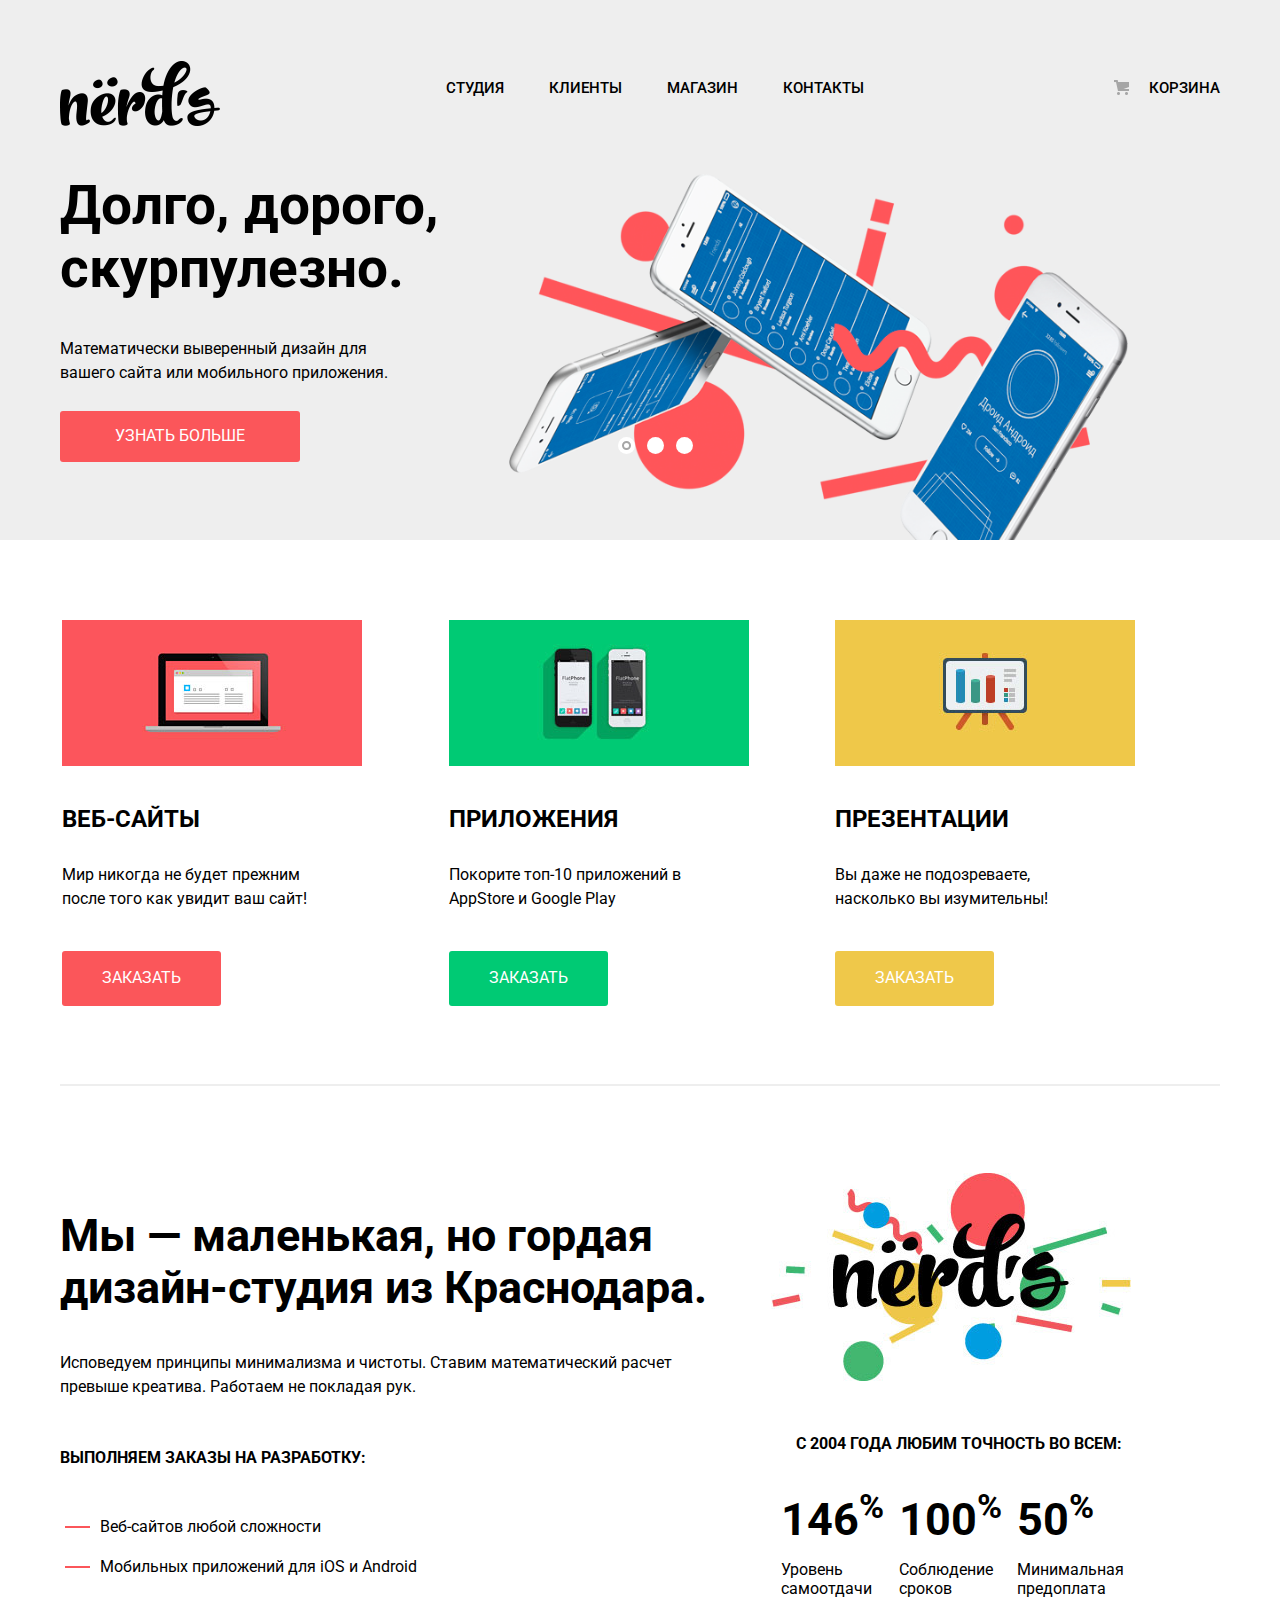
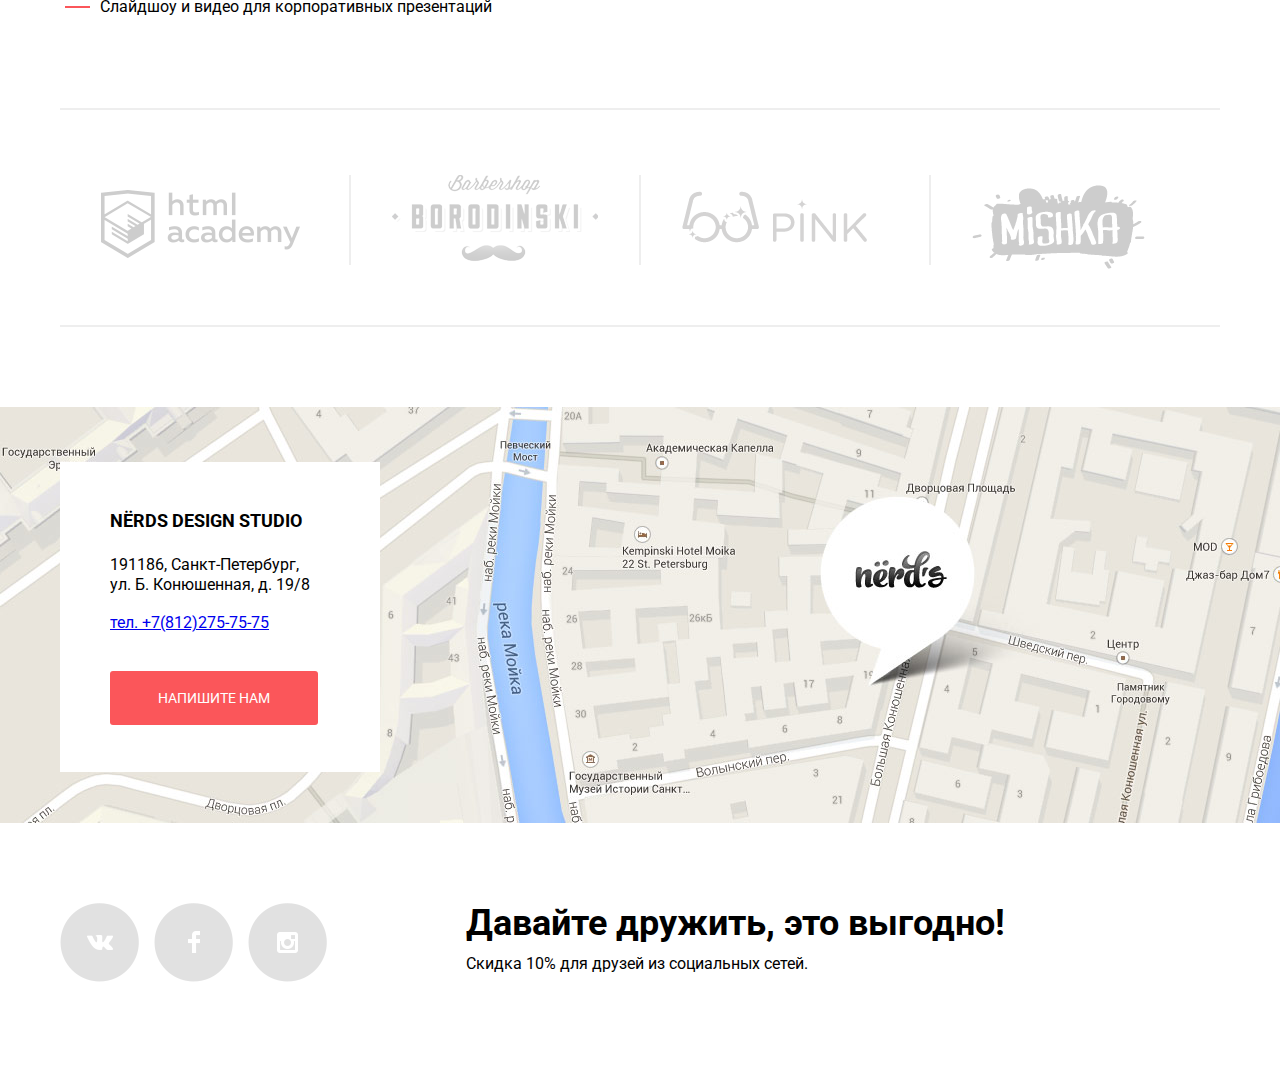
<file: index.html>
<!DOCTYPE html>
<html lang="ru">
<head>
    <meta charset="UTF-8">
    <meta name="viewport" content="width=device-width, initial-scale=1.0">
    <meta http-equiv="X-UA-Compatible" content="ie=edge">
    <meta name="description" content="Магазин готовых шаблонов">
    <meta name="keywords" content="магазин шотовых шаблонов,шаблоны,магазин шаблонов,красивые шаблоны,разработка веб-сайтов,разработка мобильных приложений,слайдшоу для корпоративных презентаций,видео для корпоративных презентаций,дизайн мобильных приложений">
    <title>«Nёrds»</title>
    <link href="style-dist.css" rel="stylesheet" type="text/css">
    <link href="https://fonts.googleapis.com/css?family=Roboto:400,500,700&amp;subset=cyrillic" rel="stylesheet">
</head>
<body>
    <header>
        <div class="container">
            <div class="main-menu">
                <a class="header-logo" href="index.html"><img width="160px" height="65px" src="img\nerds-logo.png" alt="Nёrds"></a>
                <nav class="main-nav">
                    <ul>
                        <li class="active">
                            <a href="index.html">Студия</a>
                        </li>
                        <li>
                            <a href="#">Клиенты</a>
                        </li>
                        <li>
                            <a href="catalog.html">Магазин</a>
                        </li>
                        <li>
                            <a href="#">Контакты</a>
                        </li>
                        <li class="order">
                            <a href="#">Корзина</a>
                        </li>
                    </ul>
                </nav>
            </div>
            <div class="slider-ch">
                <input type="radio" id="ch1" name="sch1" checked>
                <input type="radio" id="ch2" name="sch1">
                <input type="radio" id="ch3" name="sch1">
                <div class="slider-item">
                    <div class="slides slider1">
                        <h1>Долго, дорого, скурпулезно.</h1>
                        <p>Математически выверенный дизайн для вашего сайта или мобильного приложения.</p>
                        <a href="#">Узнать больше</a>
                    </div>
                    <div class="slides slider2">
                        <h1>Любим математику как никто другой.</h1>
                        <p>Никакого креатива, только математические формулы  для расчета идеальных пропорций. </p>
                        <a href="#">Узнать больше</a>
                    </div>
                    <div class="slides slider3">
                        <h1>Только ночь, только хардкор</h1>
                        <p>Работать днем, как все? Мы против этого. Ближе к полуночи работа только начинается.</p>
                        <a href="#">Узнать больше</a>
                    </div>
                </div>
                <div class="slider-control">
                    <label for="ch1"></label>
                    <label for="ch2"></label>
                    <label for="ch3"></label>
                </div>
            </div>
        </div>
    </header>
    <main class="main-page">
        <div class="container">
            <div class="products">
                <div class="product">
                    <div class="product-web">
                        <img src="img/product-1.jpg" alt="web">
                    </div>
                    <h3>Веб-сайты</h3>
                    <p>Мир никогда не будет прежним после того как увидит ваш сайт!</p>
                    <a class="red">Заказать</a>
                </div>
                <div class="product">
                    <div class="apps">
                        <img src="img/product-2.jpg" alt="apps">
                    </div>
                    <h3>Приложения</h3>
                    <p>Покорите топ-10 приложений в AppStore и Google Play</p>
                    <a class="green">Заказать</a>
                </div>
                <div class="product">
                    <div class="presentation">
                        <img src="img/product-3.jpg" alt="presentation">
                    </div>
                    <h3>Презентации</h3>
                    <p>Вы даже не подозреваете,  насколько вы изумительны!</p>
                    <a class="yellow">Заказать</a>
                </div>
            </div>
            <div class="row"></div>
            <div class="futures">
                <div class="futures-item">
                    <h2>Мы — маленькая, но гордая дизайн-студия из Краснодара. </h2>
                    <p>Исповедуем принципы минимализма и чистоты. Ставим математический расчет превыше креатива. Работаем не покладая рук.
                    </p>
                    <h3>Выполняем заказы на разработку:</h3>
                    <ul>
                        <li>Веб-сайтов любой сложности</li>
                        <li>Мобильных приложений для iOS и Android</li>
                        <li>Слайдшоу и видео для корпоративных презентаций</li>
                    </ul>
                </div>
                <div class="statistics">
                    <div class="index-logo">
                        <img width="360" height="208" src="img\features-logo.jpg" alt="Nёrds">
                    </div>
                    <h3>с 2004 года любим точность во всем:</h3>
                    <ul>
                        <li><span>146<sup>%</sup></span><p>Уровень самоотдачи</p></li>
                        <li><span>100<sup>%</sup></span><p>Соблюдение  сроков</p></li>
                        <li><span>50<sup>%</sup></span><p>Минимальная предоплата</p></li>
                    </ul>
                </div>
            </div>
                <div class="clear"></div>
            <div class="partners-item">
                <ul class="partners">
                    <li><a class="ha" href="#"></a></li>
                    <li><a class="bor" href="#"></a></li>
                    <li><a class="pink" href="#"></a></li>
                    <li><a class="miska" href="#"></a></li>
                </ul>
            <div class="clearfix"></div>
            </div>
        </div>
        <div class="maps">
            <div class="container">
                <div class="contacts">
                    <h4>NЁRDS DESIGN STUDIO</h4>
                    <p>191186, Санкт-Петербург,  ул. Б. Конюшенная, д. 19/8</p>
                    <a href="tel:88122757575">тел. +7(812)275-75-75</a>
                    <a class="cnt link" href="#">Напишите нам</a>
                </div>
            </div>
        </div>
    </main>
    <footer>
        <div class="container">
           <div class="discount">
                <h2>Давайте дружить, это выгодно!</h2>
                <p>Скидка 10% для друзей из социальных сетей.</p>
           </div>
            <section class="footer-social">
                <a class="social-btn social-btn-vk" href="#"></a>
                <a class="social-btn social-btn-fb" href="#"></a>
                <a class="social-btn social-btn-inst" href="#"></a>
            </section>
            <div class="clear"></div>
        </div>
    </footer>
    <form class="modal" action="" method="">
        <h2>Напишите нам</h2>
        <div class="names forms">
            <h5>Ваше имя:</h5>
            <input type="text" name="names" value="" placeholder="Представьтесь,пожалуйста" id="name-field">
            <label for="name-field"></label>
        </div>
        <div class="email forms">
            <h5>Ваш e-mail:</h5>
            <input type="email" name="email" value="" placeholder="Для отправки ответа" id="email-field">
            <label for="email-field"></label>
        </div>
        <div class="comment">
            <h5>Текст письма:</h5>
            <input name="comment" id="comment-field" placeholder="В свободной форме"></input>
            <label for="comment-field"></label>
        <div class="clear"></div>
        </div>
        <button class="btn-submit" type="submit">Отправить</button>
        <button class="btn-closed" type="closed">X</button>
        <span>Ошибка !!! Заполните пустые поля !</span>
    </form>
    <script src="script-dist.js"></script>
</body>
</html>
</file>
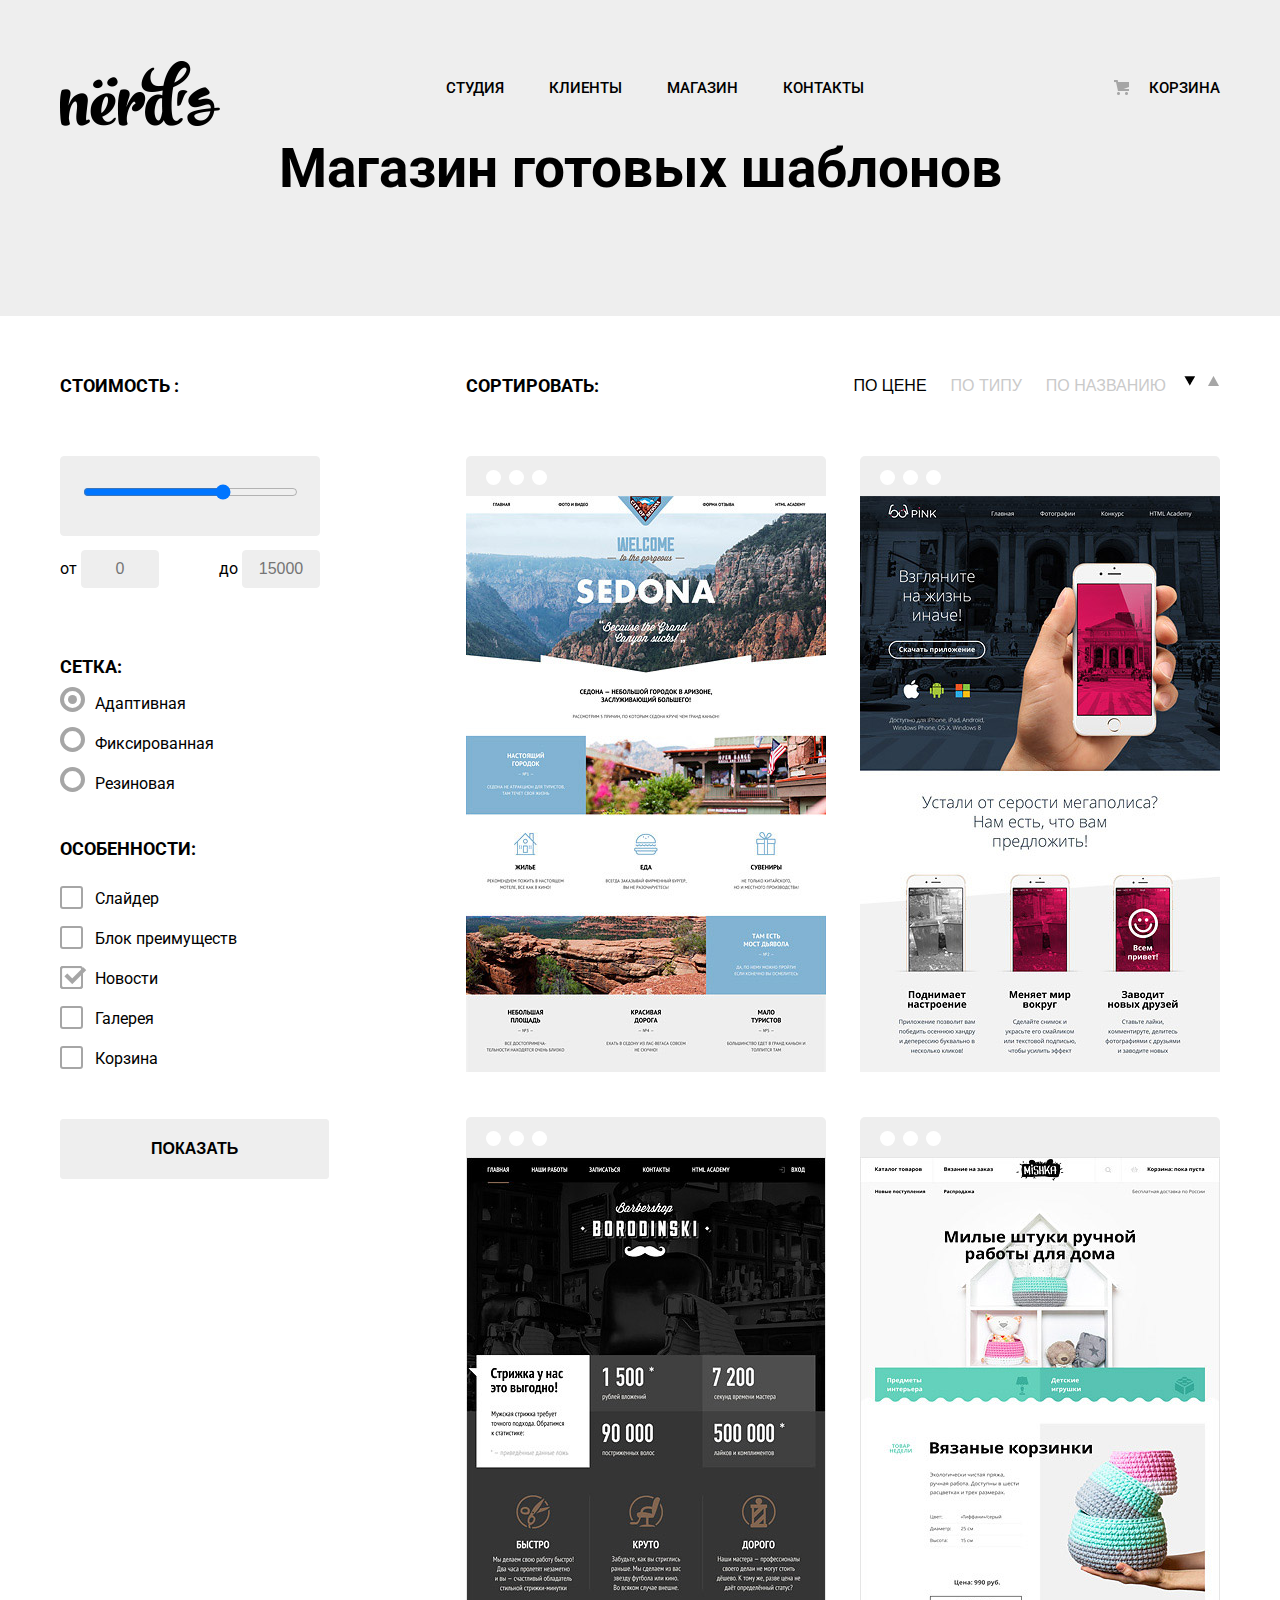
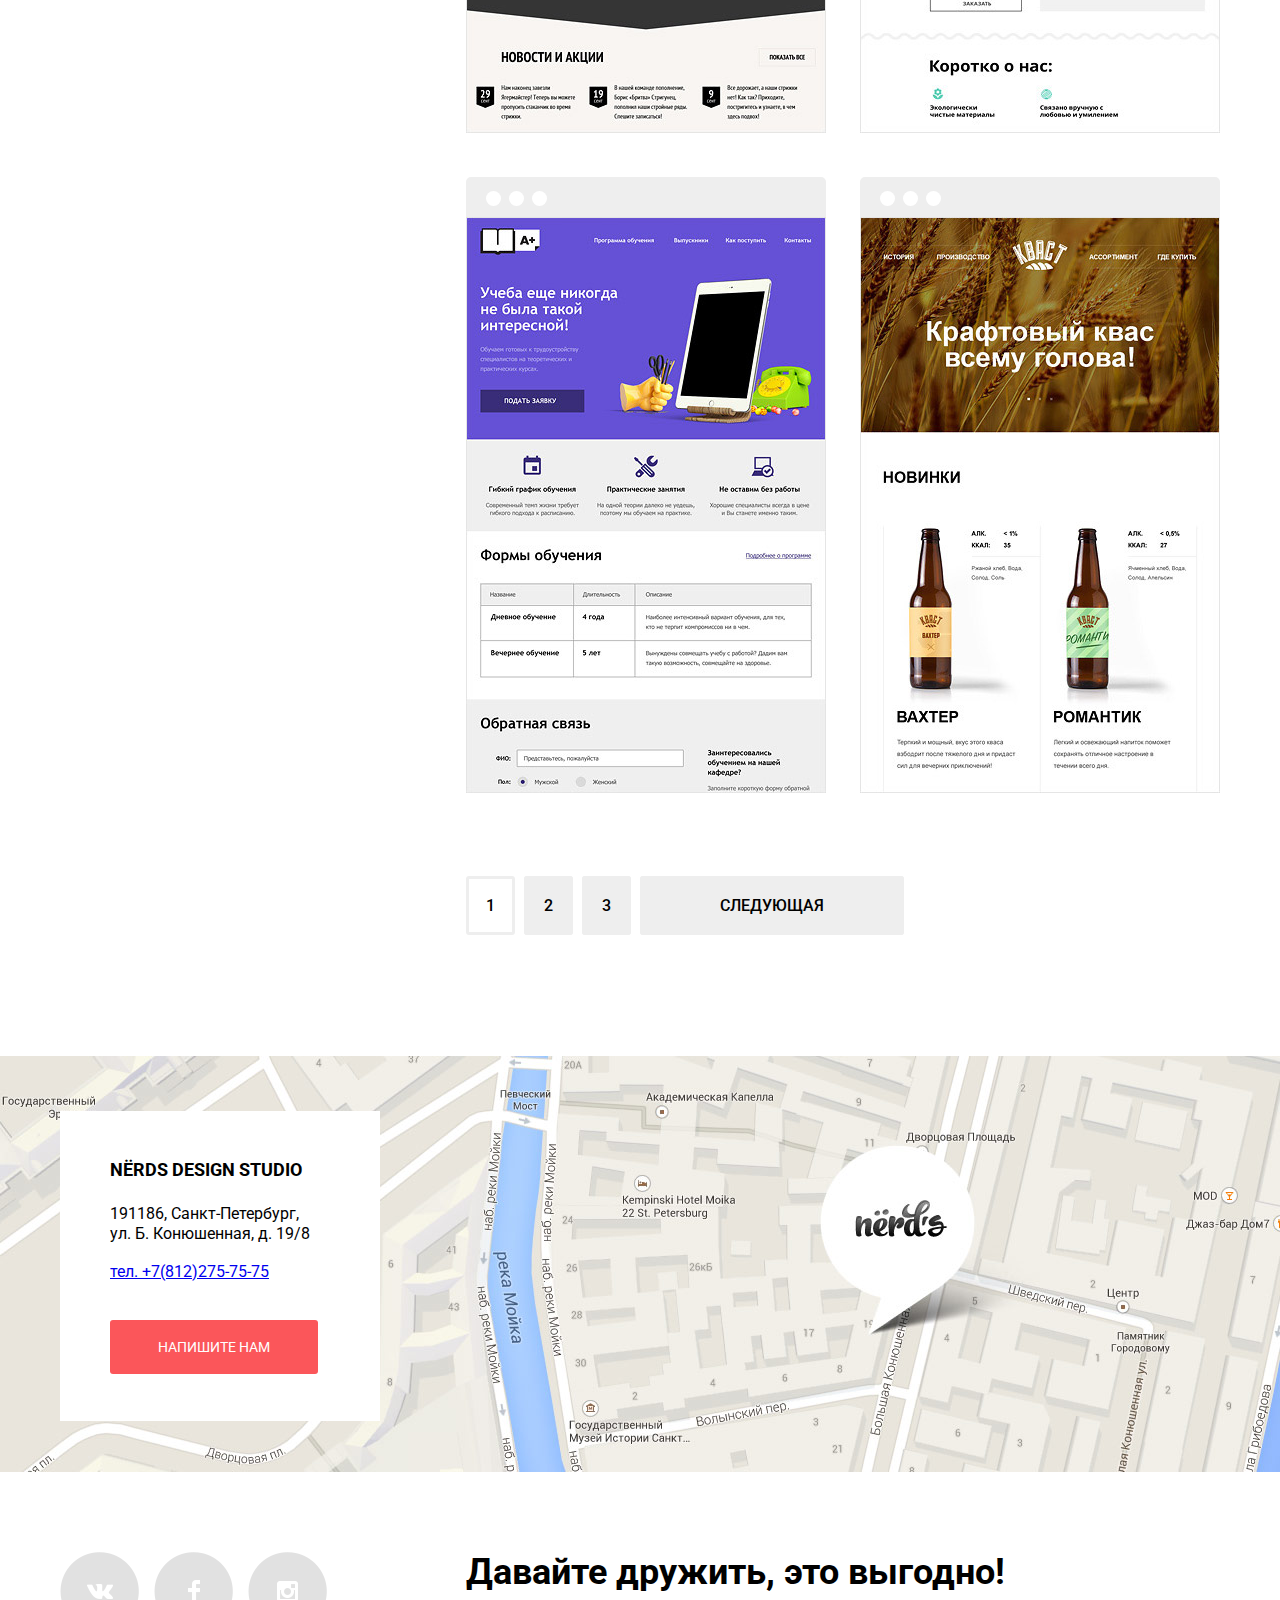
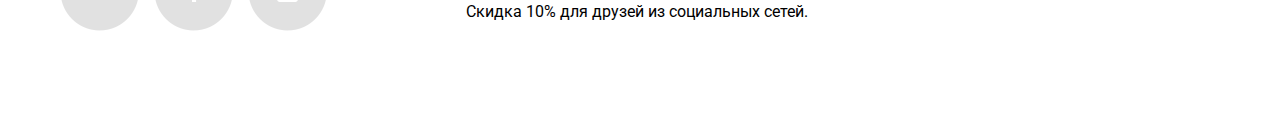
<file: catalog.html>
<!DOCTYPE html>
<html lang="ru">
<head>
    <meta charset="UTF-8">
    <meta name="viewport" content="width=device-width, initial-scale=1.0">
    <meta http-equiv="X-UA-Compatible" content="ie=edge">
    <title>«Nёrds»</title>
    <link href="style-dist.css" rel="stylesheet" type="text/css">
    <link href="https://fonts.googleapis.com/css?family=Roboto:400,500,700&amp;subset=cyrillic" rel="stylesheet">
</head>
<body>
    <header class="catalog">
        <div class="container">
            <div class="main-menu">
                <a class="header-logo" href="index.html"><img width="160px" height="65px" src="img\nerds-logo.png" alt="Nёrds"></a>
                <nav class="main-nav">
                    <ul>
                        <li class="active">
                            <a href="index.html">Студия</a>
                        </li>
                        <li>
                            <a href="#">Клиенты</a>
                        </li>
                        <li>
                            <a href="catalog.html">Магазин</a>
                        </li>
                        <li>
                            <a href="#">Контакты</a>
                        </li>
                        <li class="order">
                            <a href="#">Корзина</a>
                        </li>
                    </ul>
                </nav>
            </div>
            <h1>Магазин готовых шаблонов</h1>
        </div>
    </header>
    <main class="catalog">
        <div class="container">
            <div class="flex-container">
                <aside class="catalog-filter">
                    <div class="filter-grup">
                        <h4>Стоимость :</h4>
                        <div class="range-grey">
                            <input type="range" min="0" max="15000" step="1" value="10000">
                        </div> 
                        <label for="min">от</label>
                        <input id="min" type="text" min="0" placeholder="0">
                        <label for="max">до</label>
                        <input id="max" type="text" max="15000" placeholder="15000">      
                    </div>
                    <form class="filter">
                        <h4>Сетка:</h4>
                        <div class="ch-group">
                            <input type="radio" id="chr1" name="group-ch" checked>
                            <label for="chr1">Адаптивная</label>
                        </div>
                        <div class="ch-group">
                            <input type="radio" id="chr2" name="group-ch">
                            <label for="chr2">Фиксированная</label>
                        </div>
                        <div class="ch-group">
                            <input type="radio" id="chr3" name="group-ch">
                            <label for="chr3">Резиновая</label>
                        </div>
                    </form>
                    <form class="filter-futures">
                        <h4>Особенности:</h4>
                        <div class="ch-group">
                            <input type="checkbox" id="chf1">
                            <label for="chf1">Слайдер</label>
                        </div>
                        <div class="ch-group">
                            <input type="checkbox" id="chf2">
                            <label for="chf2">Блок преимуществ</label>
                        </div>
                        <div class="ch-group">
                            <input type="checkbox" id="chf3" checked>
                            <label for="chf3">Новости</label>
                        </div>
                        <div class="ch-group">
                            <input type="checkbox" id="chf4">
                            <label for="chf4">Галерея</label>
                        </div>
                        <div class="ch-group">
                            <input type="checkbox" id="chf5">
                            <label for="chf5">Корзина</label>
                        </div>
                        <button class="ch-btn" type="submit">Показать</button>
                    </form>
                </aside>
                <div class="catalog-items">
                    <div class="sorting">
                        <h4>Сортировать:</h4>
                        <button class="price activ">По цене</button>
                        <button class="type">По типу</button>
                        <button class="name">По названию</button>
                        <button class="down activ"></button>
                        <button class="up"></button>   
                    </div>
                    <div class="catalog-item">
                        <div class="title">
                            <div class="title-btn"></div>
                            <div class="title-btn"></div>
                            <div class="title-btn"></div>
                        </div>
                        <div class="body">
                            <img src="img/sedona.jpg" alt="">
                        </div>
                        <div class="desc">
                            <h4>Sedona</h4>
                            <p>Информационный сайт для туристов.</p>
                            <button class="btn">9900 руб.</button>
                        </div>
                    </div>
                    <div class="catalog-item">
                        <div class="title">
                            <div class="title-btn"></div>
                            <div class="title-btn"></div>
                            <div class="title-btn"></div>
                        </div>
                        <div class="body">
                            <img src="img/pink.jpg" alt="">
                        </div>
                        <div class="desc">
                            <h4>Pink App</h4>
                            <p>Продуктовый лендинг приложения для IOS и Android.</p>
                            <button class="btn">9900 руб.</button>
                        </div>
                    </div>
                    <div class="catalog-item">
                        <div class="title">
                            <div class="title-btn"></div>
                            <div class="title-btn"></div>
                            <div class="title-btn"></div>
                        </div>
                        <div class="body">
                            <img src="img/barbershop.jpg" alt="">
                        </div>
                        <div class="desc">
                            <h4>Barbershop</h4>
                            <p>Сайт салоны красоты. Для мужчин, да.</p>
                            <button class="btn">9900 руб.</button>
                        </div>
                    </div>
                    <div class="catalog-item">
                        <div class="title">
                            <div class="title-btn"></div>
                            <div class="title-btn"></div>
                            <div class="title-btn"></div>
                        </div>
                        <div class="body">
                            <img src="img/mishka.jpg" alt="">
                        </div>
                        <div class="desc">
                            <h4>Mishka</h4>
                            <p>Интернет-магазин вязаных игрущек.</p>
                            <button class="btn">9900 руб.</button>
                        </div>
                    </div>
                    <div class="catalog-item">
                        <div class="title">
                            <div class="title-btn"></div>
                            <div class="title-btn"></div>
                            <div class="title-btn"></div>
                        </div>
                        <div class="body">
                            <img src="img/aplus.jpg" alt="">
                        </div>
                        <div class="desc">
                            <h4>Aplus</h4>
                            <p>Лендинг курсов повышения квалификации.</p>
                            <button class="btn">9900 руб.</button>
                        </div>
                    </div>
                    <div class="catalog-item">
                        <div class="title">
                            <div class="title-btn"></div>
                            <div class="title-btn"></div>
                            <div class="title-btn"></div>
                        </div>
                        <div class="body">
                            <img src="img/kvast.jpg" alt="">
                        </div>
                        <div class="desc">
                            <h4>Кваст</h4>
                            <p>Промо-сайт производителя крафтового кваса.</p>
                            <button class="btn">9900 руб.</button>
                        </div>
                    </div>
                    <div class="pagination">
                        <a href="#" class="activ">1</a>
                        <a href="#" >2</a>
                        <a href="#">3</a>
                        <a href="#" class="next">Следующая</a>
                    </div>
                </div>
            </div>
        </div>              
        <div class="maps">
            <div class="container">
                <div class="contacts">
                    <h4>NЁRDS DESIGN STUDIO</h4>
                    <p>191186, Санкт-Петербург,  ул. Б. Конюшенная, д. 19/8</p>
                    <a href="tel:88122757575">тел. +7(812)275-75-75</a>
                    <a class="cnt link" href="#">Напишите нам</a>
                </div>
            </div>
        </div>
    </main>
    <footer>
        <div class="container">
           <div class="discount">
                <h2>Давайте дружить, это выгодно!</h2>
                <p>Скидка 10% для друзей из социальных сетей.</p>
           </div>
            <section class="footer-social">
                <a class="social-btn social-btn-vk" href="#"></a>
                <a class="social-btn social-btn-fb" href="#"></a>
                <a class="social-btn social-btn-inst" href="#"></a>
            </section>
            <div class="clear"></div>
        </div>
    </footer>
    <form class="modal" action="">
        <h2>Напишите нам</h2>
        <div class="names forms">
            <h5>Ваше имя:</h5>
            <input type="text" name="names" id="name-field" placeholder="Представьтесь,пожалуйста">
            <label for="name-field"></label>
        </div>
        <div class="email forms">
            <h5>Ваш e-mail:</h5>
            <input type="email" name="email" placeholder="Для отправки ответа" id="email-field">
            <label for="email-field"></label>
        </div>
        <div class="comment">
            <h5>Текст письма:</h5>
            <input name="comment" id="comment-field" placeholder="В свободной форме">
            <label for="comment-field"></label>
        <div class="clear"></div>
        </div>
        <button class="btn-submit" type="submit">Отправить</button>
        <button class="btn-closed" type="closed">X</button>
        <span>Ошибка !!! Заполните пустые поля !</span>
    </form>
    <script src="script-dist.js"></script>
</body>
</html>
</file>
<file: style-dist.css>
/*! normalize.css v7.0.0 | MIT License | github.com/necolas/normalize.css */html{line-height:1.15;-ms-text-size-adjust:100%;-webkit-text-size-adjust:100%}body{margin:0}article,aside,footer,header,nav,section{display:block}h1{font-size:2em;margin:0.67em 0}figcaption,figure,main{display:block}figure{margin:1em 40px}hr{-webkit-box-sizing:content-box;box-sizing:content-box;height:0;overflow:visible}pre{font-family:monospace, monospace;font-size:1em}a{background-color:transparent;-webkit-text-decoration-skip:objects}abbr[title]{border-bottom:none;text-decoration:underline;-webkit-text-decoration:underline dotted;text-decoration:underline dotted}b,strong{font-weight:inherit}b,strong{font-weight:bolder}code,kbd,samp{font-family:monospace, monospace;font-size:1em}dfn{font-style:italic}mark{background-color:#ff0;color:#000}small{font-size:80%}sub,sup{font-size:75%;line-height:0;position:relative;vertical-align:baseline}sub{bottom:-0.25em}sup{top:-0.5em}audio,video{display:inline-block}audio:not([controls]){display:none;height:0}img{border-style:none}svg:not(:root){overflow:hidden}button,input,optgroup,select,textarea{font-family:sans-serif;font-size:100%;line-height:1.15;margin:0}button,input{overflow:visible}button,select{text-transform:none}[type=reset],[type=submit],button,html [type=button]{-webkit-appearance:button}[type=button]::-moz-focus-inner,[type=reset]::-moz-focus-inner,[type=submit]::-moz-focus-inner,button::-moz-focus-inner{border-style:none;padding:0}[type=button]:-moz-focusring,[type=reset]:-moz-focusring,[type=submit]:-moz-focusring,button:-moz-focusring{outline:1px dotted ButtonText}fieldset{padding:0.35em 0.75em 0.625em}legend{-webkit-box-sizing:border-box;box-sizing:border-box;color:inherit;display:table;max-width:100%;padding:0;white-space:normal}progress{display:inline-block;vertical-align:baseline}textarea{overflow:auto}[type=checkbox],[type=radio]{-webkit-box-sizing:border-box;box-sizing:border-box;padding:0}[type=number]::-webkit-inner-spin-button,[type=number]::-webkit-outer-spin-button{height:auto}[type=search]{-webkit-appearance:textfield;outline-offset:-2px}[type=search]::-webkit-search-cancel-button,[type=search]::-webkit-search-decoration{-webkit-appearance:none}::-webkit-file-upload-button{-webkit-appearance:button;font:inherit}details,menu{display:block}summary{display:list-item}canvas{display:inline-block}template{display:none}[hidden]{display:none}body{background-color:#ffffff;font-family:'Roboto', Arial, Helvetica, sans-serif}*{-webkit-box-sizing:border-box;box-sizing:border-box}.container{width:1160px;margin:0 auto}header{background-color:#eeeeee;width:100%;display:-webkit-box;display:-webkit-flex;display:-ms-flexbox;display:flex}.main-menu{display:-webkit-box;display:-webkit-flex;display:-ms-flexbox;display:flex;-webkit-justify-content:space-around;-ms-flex-pack:distribute;justify-content:space-around;-webkit-box-align:center;-webkit-align-items:center;-ms-flex-align:center;align-items:center}.header-logo{width:20%;padding-top:50px;display:-webkit-box;display:-webkit-flex;display:-ms-flexbox;display:flex;-webkit-box-pack:start;-webkit-justify-content:flex-start;-ms-flex-pack:start;justify-content:flex-start}.main-nav{width:80%;margin-top:80px;margin-left:110px;margin-bottom:40px}.main-nav ul{display:-webkit-box;display:-webkit-flex;display:-ms-flexbox;display:flex;-webkit-box-pack:end;-webkit-justify-content:flex-end;-ms-flex-pack:end;justify-content:flex-end;font-size:0;margin:0;padding:0}.main-nav a:hover{border-bottom:2px solid red}.main-nav a{text-decoration:none;text-transform:uppercase;color:black;font-size:15px;font-weight:500}li.order{background-image:url('img/order.png');background-repeat:no-repeat;padding-left:35px}.main-nav li{margin-left:45px}.main-nav li:last-child{margin-left:250px}button{border:none;background-color:inherit;cursor:pointer}h1{font-family:'Roboto', Arial, Helvetica, sans-serif;font-size:55px}h2{font-family:'Roboto', Arial, Helvetica, sans-serif;font-size:45px}h3{font-family:'Roboto',Arial, Helvetica, sans-serif;font-size:24px;font-weight:bold}h4{font-size:18px;font-weight:bold}h5{font-size:16px;font-weight:bold}.slider-item h1{width:44.6%}.slider-item p{line-height:24px;width:29.7%}.slider-item{width:100%}.slides{display:none;position:relative}.slider1{width:100%;background-image:url('img/slide1.png');background-repeat:no-repeat;background-position:83% 100%;background-size:contain}.slider2{width:100%;background-image:url('img/slide2.png');background-repeat:no-repeat;background-position:80% 100%;background-size:contain}.slider3{width:100%;background-image:url('img/slide3.png');background-repeat:no-repeat;background-position:84% 100%;background-size:contain}.slider-ch{margin:0 auto}.slider-ch .slider-control{position:absolute;left:46.3%;top:480px}.slider-ch input{display:none}.slider-ch label{padding-left:25px;cursor:pointer;display:inline-block}.slider-control label:before{content:' ';position:absolute;height:17px;width:17px;bottom:44px;background-color:white;border-radius:50%;cursor:pointer;z-index:0}#ch1:checked~.slider-control label[for=ch1]:after{content:' ';position:absolute;border:2px solid #A6A6A6;border-radius:50%;bottom:48px;left:29px;width:5px;height:5px;z-index:1}#ch2:checked~.slider-control label[for=ch2]:after{content:' ';position:absolute;border:2px solid #A6A6A6;border-radius:50%;bottom:48px;left:58px;width:5px;height:5px;z-index:1}#ch3:checked~.slider-control label[for=ch3]:after{content:' ';position:absolute;border:2px solid #A6A6A6;border-radius:50%;bottom:48px;left:86.8px;width:5px;height:5px;z-index:1}#ch1:checked~.slider-item>.slider1,#ch2:checked~.slider-item>.slider2,#ch3:checked~.slider-item>.slider3{display:block}.slider-item a{font-size:16px;padding:16px 55px;background-color:#FB565A;color:white;border-radius:3px;text-transform:uppercase;display:inline-block;margin-right:500px;margin-top:10px;margin-bottom:78px;text-decoration:none}.products{margin-top:80px;width:100%;display:-webkit-box;display:-webkit-flex;display:-ms-flexbox;display:flex;-webkit-justify-content:space-around;-ms-flex-pack:distribute;justify-content:space-around;font-size:0}.products p{width:250px;display:block;font-size:16px;line-height:24px;font-weight:400;color:#000000;margin-top:30px;margin-bottom:40px}.product{width:33%}.products h3{width:250px;padding:0;margin-top:40px;text-transform:uppercase;margin-right:0}.products:last-child{padding-right:0;margin-right:0}.clear{clear:both}a.red{background-color:#FB565A}a.green{background-color:#00CA74}a.yellow{background-color:#EFC84A}.product a{font-size:16px;padding:18px 40px;border-radius:3px;text-decoration:none;text-transform:uppercase;color:white;text-align:center;margin-right:190px;display:inline-block}.row{border-top:2px solid #eeeeee;margin-top:78px}.futures{margin-top:87px;width:100%}.futures h3{margin-top:50px;margin-bottom:40px;text-transform:uppercase}.futures-item p{font-size:16px;line-height:24px;display:block}.futures-item{width:57%;position:relative;float:left}.statistics{width:43%;padding-left:20px;float:right}.index-logo{padding-left:30px}.futures-item ul{line-height:40px;list-style-type:none}.futures-item li:before{content:"";width:25px;height:2px;position:absolute;background:#fb565a;color:transparent;margin-top:19px;margin-left:-35px}.futures span{font-size:45px;font-weight:bold}.futures h3{font-size:16px}.statistics h3{margin-left:55px}.statistics li{display:inline-block;width:26%}.index-logo img{margin-right:0px;display:inline-block}.partners-item{display:-webkit-box;display:-webkit-flex;display:-ms-flexbox;display:flex;-webkit-box-pack:justify;-webkit-justify-content:space-between;-ms-flex-pack:justify;justify-content:space-between;font-size:0;width:100%;margin:65px 0;padding-top:65px;padding-bottom:60px;border-top:2px solid #eeeeee;border-bottom:2px solid #eeeeee}.partners a{background-image:url('img/sprites.png');background-repeat:no-repeat;height:90px;text-decoration:none;display:block}.partners{width:100%;padding-left:0px}.partners li{padding-right:41px;padding-left:41px;vertical-align:middle;text-align:center;border-right:1px solid #eeeeee;border-left:1px solid #eeeeee;list-style-type:none;height:90px;width:25%;float:left}.partners .ha{background-position:-440px -9px;margin-top:15px}.partners .bor{background-position:-12px -150px}.partners .pink{background-position:-452px -151px;margin-top:16px}.partners .miska{background-position:-17px -9px;margin-top:10px}.partners li:last-child{padding-right:0;margin-right:0;border-right:0}.partners li:first-child{margin-left:0;border-left:0}.maps{background-image:url('img/maps.jpg');width:100%;min-height:416px;margin-top:80px;position:relative}.contacts{top:55px;width:320px;height:310px;background-color:white;text-align:left;line-height:20px;padding:25px 57px 0 50px;position:absolute}.contacts p{margin:18px 0}.contacts .cnt{font-size:14px;text-decoration:none;text-transform:uppercase;text-align:center;padding:17px 48px;background-color:#FB565A;color:white;border-radius:3px;margin-top:38px;display:inline-block}footer{margin-top:80px;margin-bottom:80px}footer h2{font-size:36px;font-weight:bold;margin-left:0px;margin-top:0px;margin-bottom:10px}.discount{width:65%;float:right}.discount p{margin-top:0}.footer-social{width:30%;margin-right:10px;float:left}.footer-social a{background-repeat:no-repeat;display:inline-block;width:90px;height:90px}a.social-btn-vk{background-image:url('img/vk-icon.png')}a.social-btn-fb{background-image:url('img/fb-icon.png')}a.social-btn-inst{background-image:url('img/insta-icon.png')}form.modal{width:71%;height:590px;background-color:white;padding:85px 80px;-webkit-box-shadow:0 0 20px rgba(0,0,0,0.7);box-shadow:0 0 20px rgba(0,0,0,0.7);position:fixed;left:20%;top:4%;display:none}.modal h2{margin-top:0;margin-bottom:25px;padding-bottom:0}.modal h5{margin-bottom:10px}.names{width:50%;float:left}.forms input{width:356px;height:46px;border:2px solid #D7DCDE;border-radius:3px;padding-left:13px}.comment{padding-top:10px;width:100%;float:left}.comment input{width:756px;height:113px;border:2px solid #D7DCDE;border-radius:3px;padding-left:13px}.email{width:50%;float:left}.btn-closed{position:absolute;top:105px;right:115px;color:red;font-size:16px}.btn-submit{border:1px solid #fb565a;background-color:#fb565a;border-radius:3px;padding:16px 83px;color:white;font-size:16px;text-transform:uppercase;position:absolute;bottom:50px;left:80px}.open.modal{display:block}form.modal span{position:absolute;bottom:116px;left:80px;color:red;opacity:0}.modal span.error-open{opacity:1}.catalog h1{display:-webkit-box;display:-webkit-flex;display:-ms-flexbox;display:flex;-webkit-box-pack:center;-webkit-justify-content:center;-ms-flex-pack:center;justify-content:center;text-align:center;width:100%;padding-bottom:115px;margin:0}.flex-container{display:-webkit-box;display:-webkit-flex;display:-ms-flexbox;display:flex;-webkit-justify-content:space-around;-ms-flex-pack:distribute;justify-content:space-around}.catalog-items{width:65%;display:-webkit-box;display:-webkit-flex;display:-ms-flexbox;display:flex;-webkit-flex-wrap:wrap;-ms-flex-wrap:wrap;flex-wrap:wrap;-webkit-box-pack:justify;-webkit-justify-content:space-between;-ms-flex-pack:justify;justify-content:space-between}.catalog-item{margin-bottom:40px;display:-webkit-box;display:-webkit-flex;display:-ms-flexbox;display:flex;-webkit-box-orient:vertical;-webkit-box-direction:normal;-webkit-flex-direction:column;-ms-flex-direction:column;flex-direction:column;-webkit-flex-wrap:wrap;-ms-flex-wrap:wrap;flex-wrap:wrap;position:relative}.catalog-item:hover .title{background-color:#4D4D4D}.catalog-item:hover .desc{display:block}.catalog-filter{margin-top:50px;line-height:40px;width:35%;display:-webkit-box;display:-webkit-flex;display:-ms-flexbox;display:flex;-webkit-box-orient:vertical;-webkit-box-direction:normal;-webkit-flex-direction:column;-ms-flex-direction:column;flex-direction:column}.sorting{display:-webkit-box;display:-webkit-flex;display:-ms-flexbox;display:flex;-webkit-box-pack:justify;-webkit-justify-content:space-between;-ms-flex-pack:justify;justify-content:space-between;margin-top:60px;margin-bottom:60px;width:100%;text-transform:uppercase}.sorting h4{margin:0;padding-right:49%;width:26%;float:left}.sorting button{color:#CACACA;text-transform:uppercase}.sorting .activ{color:black}.up{background-image:url('img/up.png');background-repeat:no-repeat;width:11px;height:11px;margin-right:0;padding-right:o}.down{background-image:url('img/down.png');background-repeat:no-repeat;width:11px;height:11px}.catalog-filter h4{text-transform:uppercase;margin:0;margin-bottom:50px}.filter-futures h4{margin-top:25px;margin-bottom:10px}.range-grey{text-align:center;width:260px;height:80px;background-color:#EEEEEE;border:1px solid #EEEEEE;border-radius:4px;margin-bottom:13px}.range-grey input{width:215px;margin-top:26px}.filter-grup input{background-color:#EEEEEE;border:1px solid #EEEEEE;border-radius:4px;text-align:center}#min{width:78px;height:38px;margin-right:56px}#max{width:78px;height:38px}form.filter{margin-top:15px}.filter h4{margin-bottom:10px;margin-top:55px;line-height:15px}.filter button{margin-top:55px;font-size:16px;font-weight:medium;text-transform:uppercase}.filter input{display:none}.filter .ch-group{position:relative}.filter label{padding-left:35px}.filter label:before{content:'';width:17px;height:17px;border:4px solid #A6A6A6;border-radius:50%;left:0;top:3px;position:absolute}.filter input:checked~label:after{content:'';background-color:#A6A6A6;width:9px;height:9px;border-radius:50%;position:absolute;left:8px;top:11px}.filter-futures .ch-group{position:relative}.filter-futures input{display:none}.filter-futures label{padding-left:35px}.filter-futures label:before{content:'';width:19px;height:19px;border:2px solid #A6A6A6;border-radius:3px;left:0;top:7px;position:absolute}.filter-futures input:checked~label:after{content:'';background-image:url('img/checkbox-on.png');background-repeat:no-repeat;width:27px;height:23px;position:absolute;left:0;top:7px}.title{font-size:0;background-color:#EEEEEE;width:360px;height:40px;border-radius:5px 5px 0 0}.title-btn{width:15px;height:15px;display:inline-block;background-color:#ffffff;margin-left:8px;margin-top:14px;border-radius:50%}.title-btn:first-child{margin-left:20px}.desc{width:360px;height:235px;background-color:#EEEEEE;text-align:center;display:none;position:absolute;bottom:4px}.desc h4{margin-top:35px;margin-bottom:0}.desc p{width:235px;margin:27px auto}.btn{background-color:#FB565A;color:white;padding:20px 60px;border-bottom:1px #FB565A;border-radius:3px;text-transform:uppercase}button.ch-btn{background-color:#EEEEEE;border:1px solid #EEEEEE;text-transform:uppercase;font-weight:600;border-radius:3px;padding:20px 90px;color:black;margin-top:40px}.pagination{margin-top:60px;margin-bottom:60px;font-weight:500}.pagination .activ{background-color:white}.pagination a{background-color:#EEEEEE;border:3px solid #EEEEEE;border-radius:3px;padding:17px;color:black;text-transform:uppercase;text-decoration:none;margin-left:5px}.pagination a:first-child{margin-left:0}.pagination .next{background-color:#EEEEEE;padding:17px 77px;color:black}
</file>
